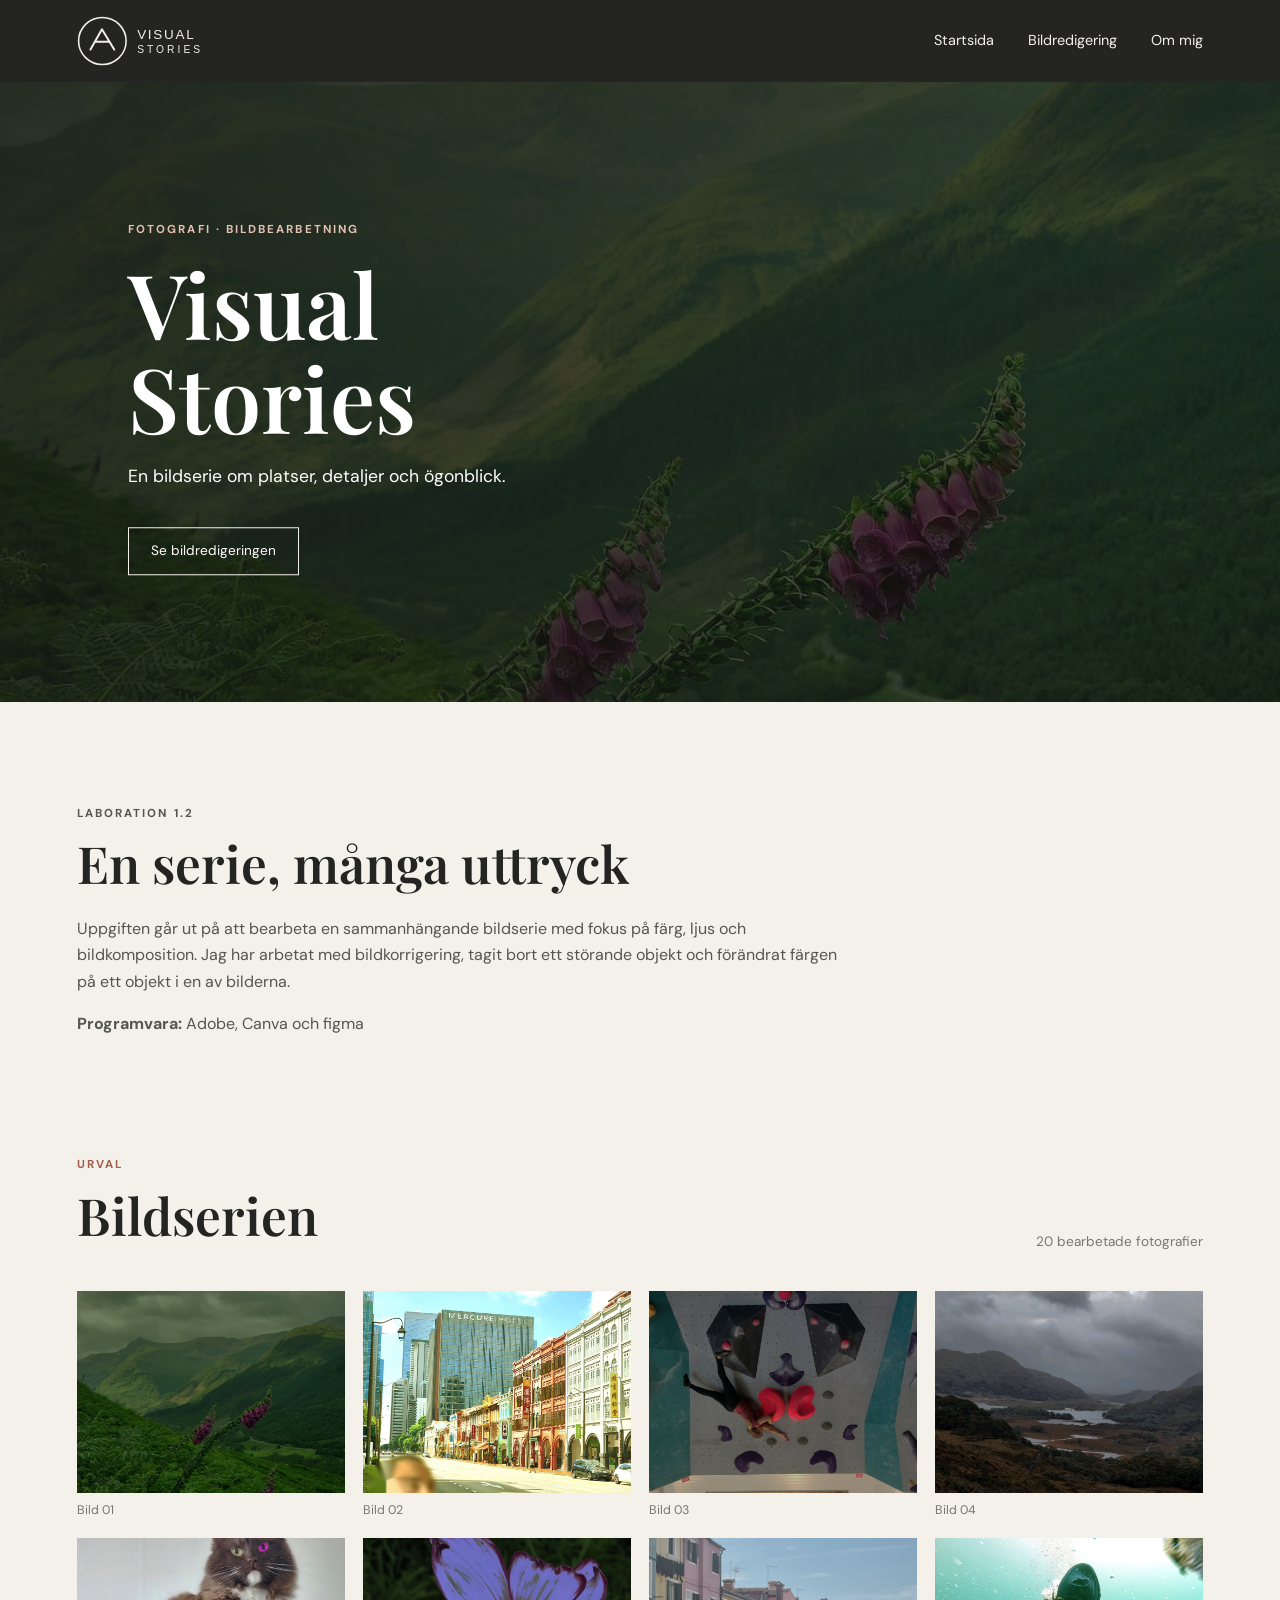
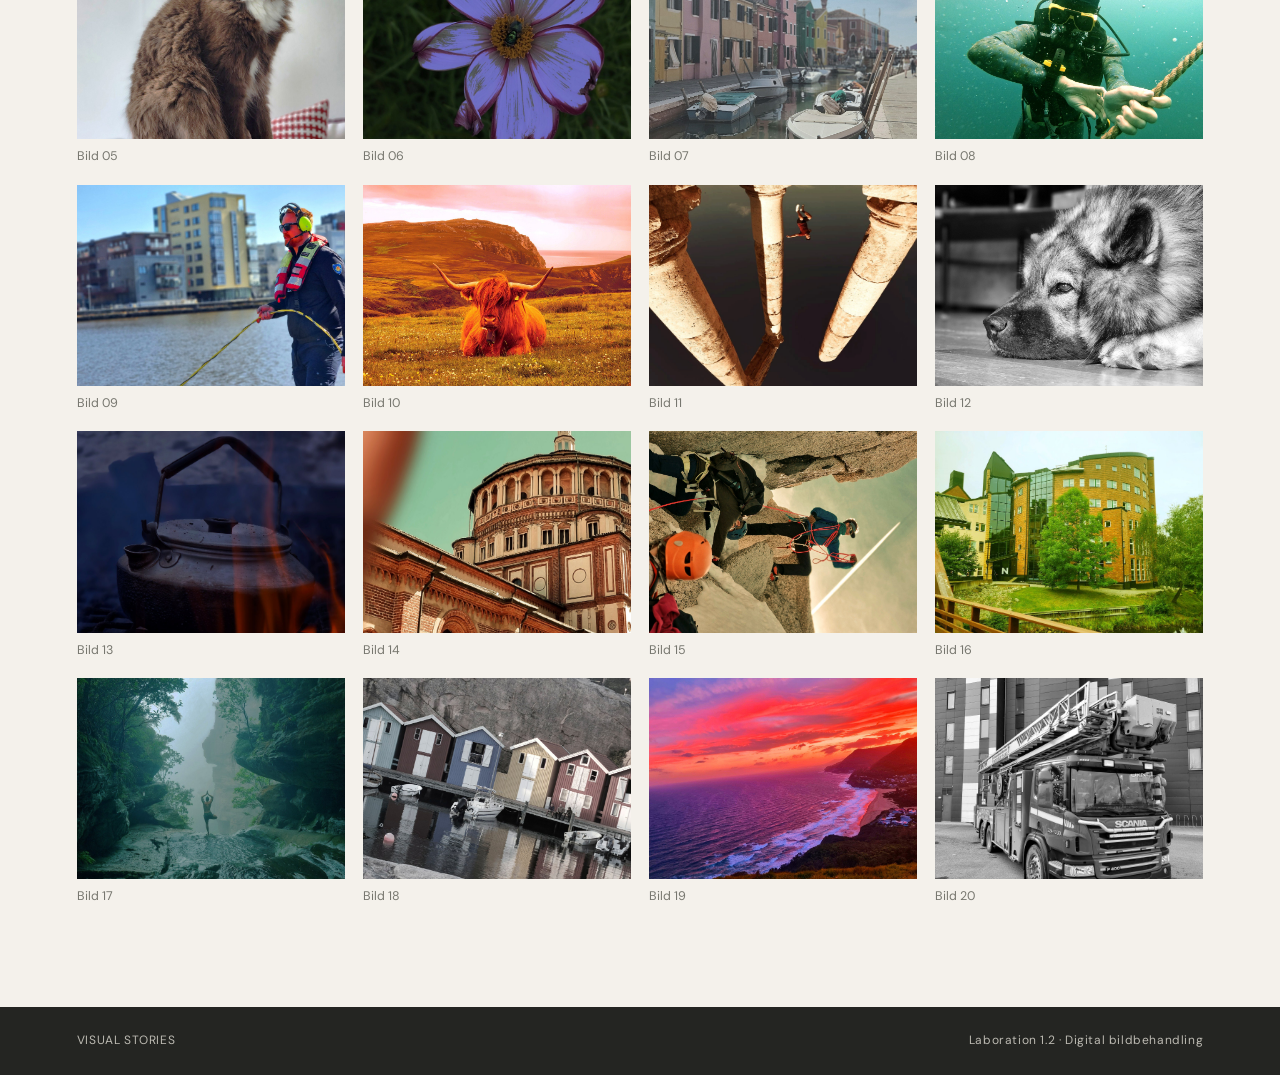
<file: index.html>
<!doctype html><html lang="sv"><head><title>Visual Stories – Startsida</title><meta charset="utf-8"><meta name="viewport" content="width=device-width, initial-scale=1">
<link rel="icon" href="assets/favicon.ico" sizes="16x16"><link rel="icon" href="assets/favicon.png" sizes="32x32">
<link rel="stylesheet" href="style.css"></head><body><header class="site-header"><a class="brand" href="index.html"><img src="assets/logo.svg" alt="Visual Stories"></a>
<button class="menu-toggle" aria-label="Öppna meny" aria-expanded="false">☰</button>
<nav><a href="index.html">Startsida</a><a href="redigering.html">Bildredigering</a><a href="om-mig.html">Om mig</a></nav></header>
<section class="hero"><img src="assets/header.png" alt="Landskap med gröna berg"><div class="hero-copy"><p class="eyebrow">FOTOGRAFI · BILDBEARBETNING</p><h1>Visual Stories</h1><p>En bildserie om platser, detaljer och ögonblick.</p><a class="button" href="redigering.html">Se bildredigeringen</a></div></section>
<main><section class="intro"><p class="eyebrow">LABORATION 1.2</p><h2>En serie, många uttryck</h2><p>Uppgiften går ut på att bearbeta en sammanhängande bildserie med fokus på färg, ljus och bildkomposition. Jag har arbetat med bildkorrigering, tagit bort ett störande objekt och förändrat färgen på ett objekt i en av bilderna.</p><p><strong>Programvara:</strong> Adobe, Canva och figma </p></section>
<section class="gallery"><div class="section-heading"><div><p class="eyebrow">URVAL</p><h2>Bildserien</h2></div><p>20 bearbetade fotografier</p></div><div class="image-grid"><figure><img loading="lazy" src="assets/images/bildserie001.jpeg" alt="Bild 1 ur bildserien"><figcaption>Bild 01</figcaption></figure>
<figure><img loading="lazy" src="assets/images/bildserie002.jpeg" alt="Bild 2 ur bildserien"><figcaption>Bild 02</figcaption></figure>
<figure><img loading="lazy" src="assets/images/bildserie003.jpeg" alt="Bild 3 ur bildserien"><figcaption>Bild 03</figcaption></figure>
<figure><img loading="lazy" src="assets/images/bildserie004.jpeg" alt="Bild 4 ur bildserien"><figcaption>Bild 04</figcaption></figure>
<figure><img loading="lazy" src="assets/images/bildserie005.jpeg" alt="Bild 5 ur bildserien"><figcaption>Bild 05</figcaption></figure>
<figure><img loading="lazy" src="assets/images/bildserie006.jpeg" alt="Bild 6 ur bildserien"><figcaption>Bild 06</figcaption></figure>
<figure><img loading="lazy" src="assets/images/bildserie007.jpeg" alt="Bild 7 ur bildserien"><figcaption>Bild 07</figcaption></figure>
<figure><img loading="lazy" src="assets/images/bildserie008.jpeg" alt="Bild 8 ur bildserien"><figcaption>Bild 08</figcaption></figure>
<figure><img loading="lazy" src="assets/images/bildserie009.jpeg" alt="Bild 9 ur bildserien"><figcaption>Bild 09</figcaption></figure>
<figure><img loading="lazy" src="assets/images/bildserie010.jpeg" alt="Bild 10 ur bildserien"><figcaption>Bild 10</figcaption></figure>
<figure><img loading="lazy" src="assets/images/bildserie011.jpeg" alt="Bild 11 ur bildserien"><figcaption>Bild 11</figcaption></figure>
<figure><img loading="lazy" src="assets/images/bildserie012.jpeg" alt="Bild 12 ur bildserien"><figcaption>Bild 12</figcaption></figure>
<figure><img loading="lazy" src="assets/images/bildserie013.jpeg" alt="Bild 13 ur bildserien"><figcaption>Bild 13</figcaption></figure>
<figure><img loading="lazy" src="assets/images/bildserie014.jpeg" alt="Bild 14 ur bildserien"><figcaption>Bild 14</figcaption></figure>
<figure><img loading="lazy" src="assets/images/bildserie015.jpeg" alt="Bild 15 ur bildserien"><figcaption>Bild 15</figcaption></figure>
<figure><img loading="lazy" src="assets/images/bildserie016.jpeg" alt="Bild 16 ur bildserien"><figcaption>Bild 16</figcaption></figure>
<figure><img loading="lazy" src="assets/images/bildserie017.jpeg" alt="Bild 17 ur bildserien"><figcaption>Bild 17</figcaption></figure>
<figure><img loading="lazy" src="assets/images/bildserie018.jpeg" alt="Bild 18 ur bildserien"><figcaption>Bild 18</figcaption></figure>
<figure><img loading="lazy" src="assets/images/bildserie019.jpeg" alt="Bild 19 ur bildserien"><figcaption>Bild 19</figcaption></figure>
<figure><img loading="lazy" src="assets/images/bildserie020.jpeg" alt="Bild 20 ur bildserien"><figcaption>Bild 20</figcaption></figure></div></section></main>
<footer><span>VISUAL STORIES</span><span>Laboration 1.2 · Digital bildbehandling</span></footer><script src="script.js"></script></body></html>
</file>
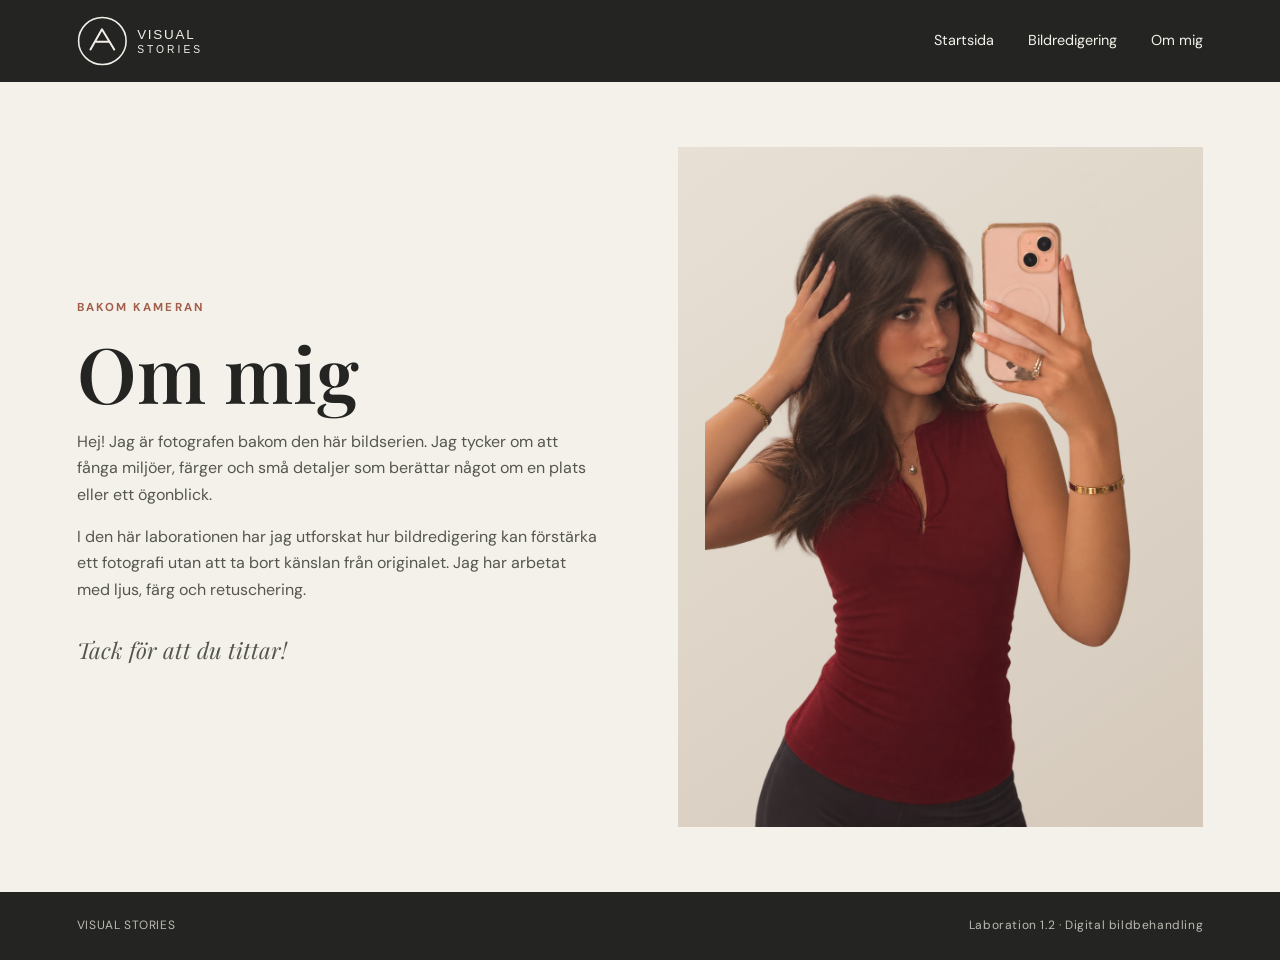
<file: om-mig.html>
<!doctype html><html lang="sv"><head><title>Om mig – Visual Stories</title><meta charset="utf-8"><meta name="viewport" content="width=device-width, initial-scale=1">
<link rel="icon" href="assets/favicon.ico" sizes="16x16"><link rel="icon" href="assets/favicon.png" sizes="32x32">
<link rel="stylesheet" href="style.css"></head><body><header class="site-header"><a class="brand" href="index.html"><img src="assets/logo.svg" alt="Visual Stories"></a>
<button class="menu-toggle" aria-label="Öppna meny" aria-expanded="false">☰</button>
<nav><a href="index.html">Startsida</a><a href="redigering.html">Bildredigering</a><a href="om-mig.html">Om mig</a></nav></header>
<main class="about-main"><section class="about-copy"><p class="eyebrow">BAKOM KAMERAN</p><h1>Om mig</h1><p>Hej! Jag är fotografen bakom den här bildserien. Jag tycker om att fånga miljöer, färger och små detaljer som berättar något om en plats eller ett ögonblick.</p><p>I den här laborationen har jag utforskat hur bildredigering kan förstärka ett fotografi utan att ta bort känslan från originalet. Jag har arbetat med ljus, färg och retuschering.</p><p class="signature">Tack för att du tittar!</p></section><div class="portrait-wrap"><img src="assets/portrait.png" alt="Frilagt porträtt"></div></main>
<footer><span>VISUAL STORIES</span><span>Laboration 1.2 · Digital bildbehandling</span></footer><script src="script.js"></script></body></html>
</file>
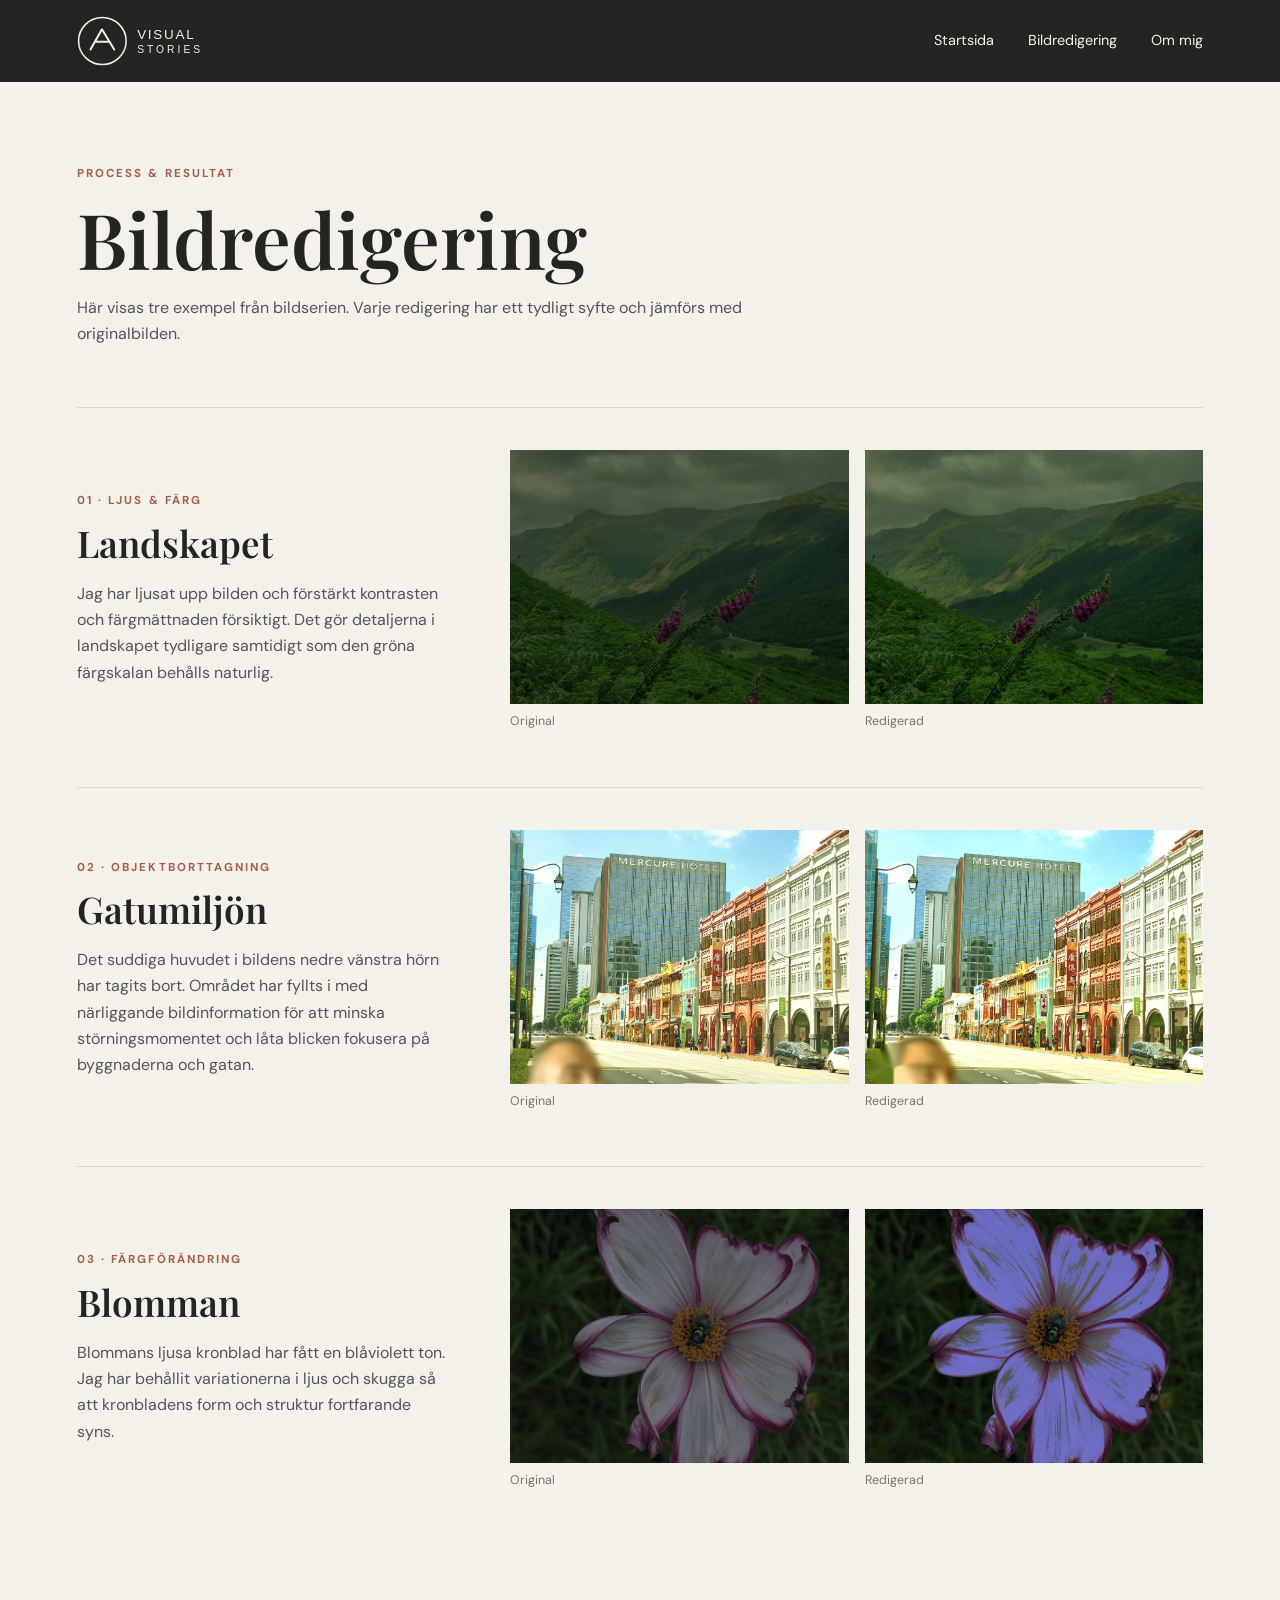
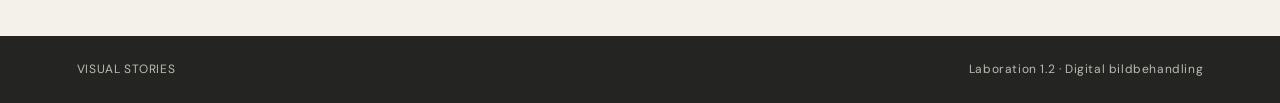
<file: redigering.html>
<!doctype html><html lang="sv"><head><title>Bildredigering – Visual Stories</title><meta charset="utf-8"><meta name="viewport" content="width=device-width, initial-scale=1">
<link rel="icon" href="assets/favicon.ico" sizes="16x16"><link rel="icon" href="assets/favicon.png" sizes="32x32">
<link rel="stylesheet" href="style.css"></head><body><header class="site-header"><a class="brand" href="index.html"><img src="assets/logo.svg" alt="Visual Stories"></a>
<button class="menu-toggle" aria-label="Öppna meny" aria-expanded="false">☰</button>
<nav><a href="index.html">Startsida</a><a href="redigering.html">Bildredigering</a><a href="om-mig.html">Om mig</a></nav></header>
<main class="page-main"><section class="page-intro"><p class="eyebrow">PROCESS & RESULTAT</p><h1>Bildredigering</h1><p>Här visas tre exempel från bildserien. Varje redigering har ett tydligt syfte och jämförs med originalbilden.</p></section>
<section class="edit-item"><div class="edit-text"><p class="eyebrow">01 · LJUS & FÄRG</p><h2>Landskapet</h2><p>Jag har ljusat upp bilden och förstärkt kontrasten och färgmättnaden försiktigt. Det gör detaljerna i landskapet tydligare samtidigt som den gröna färgskalan behålls naturlig.</p></div><div class="compare"><figure><img src="assets/originals/original001.jpg" alt="Originalbild av landskapet"><figcaption>Original</figcaption></figure><figure><img src="assets/images/bildserie001.jpeg" alt="Redigerat landskap"><figcaption>Redigerad</figcaption></figure></div></section>
<section class="edit-item"><div class="edit-text"><p class="eyebrow">02 · OBJEKTBORTTAGNING</p><h2>Gatumiljön</h2><p>Det suddiga huvudet i bildens nedre vänstra hörn har tagits bort. Området har fyllts i med närliggande bildinformation för att minska störningsmomentet och låta blicken fokusera på byggnaderna och gatan.</p></div><div class="compare"><figure><img src="assets/originals/original002.jpg" alt="Originalbild av gatan"><figcaption>Original</figcaption></figure><figure><img src="assets/images/bildserie002.jpeg" alt="Gata efter att objekt tagits bort"><figcaption>Redigerad</figcaption></figure></div></section>
<section class="edit-item"><div class="edit-text"><p class="eyebrow">03 · FÄRGFÖRÄNDRING</p><h2>Blomman</h2><p>Blommans ljusa kronblad har fått en blåviolett ton. Jag har behållit variationerna i ljus och skugga så att kronbladens form och struktur fortfarande syns.</p></div><div class="compare"><figure><img src="assets/originals/original006.jpg" alt="Originalbild av blomman"><figcaption>Original</figcaption></figure><figure><img src="assets/images/bildserie006.jpeg" alt="Blomma med blåvioletta kronblad"><figcaption>Redigerad</figcaption></figure></div></section>
</main><footer><span>VISUAL STORIES</span><span>Laboration 1.2 · Digital bildbehandling</span></footer><script src="script.js"></script></body></html>
</file>
<file: style.css>
@import url('https://fonts.googleapis.com/css2?family=DM+Sans:wght@400;500;600;700&family=Playfair+Display:wght@500;600&display=swap');
:root{--ink:#242522;--paper:#f4f1eb;--muted:#77776f;--line:#d9d4ca;--accent:#a35f4c}
*{box-sizing:border-box}html{scroll-behavior:smooth}body{margin:0;background:var(--paper);color:var(--ink);font-family:'DM Sans',Arial,sans-serif;line-height:1.65}
.site-header{height:82px;padding:0 6vw;display:flex;align-items:center;justify-content:space-between;background:#242522;position:relative;z-index:5}
.brand img{width:190px;display:block}nav{display:flex;gap:34px}nav a{color:#f4f1eb;text-decoration:none;font-size:.9rem}nav a:hover{color:#d9a28e}.menu-toggle{display:none;background:none;border:0;color:white;font-size:1.6rem}
.hero{height:min(620px,72vw);min-height:420px;position:relative;overflow:hidden;background:#343a32}.hero>img{width:100%;height:100%;object-fit:cover;opacity:.75}.hero:after{content:'';position:absolute;inset:0;background:linear-gradient(90deg,rgba(20,24,20,.55),transparent 80%)}.hero-copy{position:absolute;z-index:1;left:10%;top:50%;transform:translateY(-50%);color:white;max-width:540px}.hero h1,.page-intro h1,.about-copy h1{font:600 clamp(3rem,7vw,6rem)/1.05 'Playfair Display',Georgia,serif;margin:.2em 0}.hero-copy p:not(.eyebrow){font-size:1.1rem}.eyebrow{font-size:.72rem;letter-spacing:.18em;font-weight:700;color:var(--accent);text-transform:uppercase}.hero .eyebrow{color:#e4c1b2}.button{display:inline-block;margin-top:18px;padding:12px 22px;border:1px solid #f4f1eb;color:white;text-decoration:none;font-size:.85rem}.button:hover{background:white;color:var(--ink)}
main{max-width:1320px;margin:auto;padding:0 6vw}.intro{max-width:760px;padding:90px 0 70px}.intro h2,.section-heading h2,.edit-text h2{font:600 clamp(2rem,4vw,3.2rem)/1.15 'Playfair Display',Georgia,serif;margin:.2em 0 .45em}.intro p{color:#55564f}.section-heading{display:flex;justify-content:space-between;align-items:end;margin-bottom:24px}.section-heading>p{color:var(--muted);font-size:.85rem}.gallery{padding:20px 0 100px}.image-grid{display:grid;grid-template-columns:repeat(4,1fr);gap:18px}.image-grid figure,.compare figure{margin:0}.image-grid img{width:100%;aspect-ratio:4/3;object-fit:cover;display:block;transition:transform .3s}.image-grid figure{overflow:hidden}.image-grid figure:hover img{transform:scale(1.035)}figcaption{font-size:.78rem;color:var(--muted);padding-top:7px}
.page-main{padding-top:70px;padding-bottom:90px}.page-intro{max-width:760px;margin-bottom:60px}.page-intro h1,.about-copy h1{font-size:clamp(3rem,6vw,5rem)}.page-intro p:not(.eyebrow){color:#55564f}.edit-item{display:grid;grid-template-columns:.8fr 1.5fr;gap:5vw;padding:42px 0 55px;border-top:1px solid var(--line);align-items:center}.edit-text h2{font-size:2.3rem}.edit-text p:not(.eyebrow){color:#55564f}.compare{display:grid;grid-template-columns:1fr 1fr;gap:16px}.compare img{width:100%;aspect-ratio:4/3;object-fit:cover;display:block}
.about-main{min-height:calc(100vh - 150px);display:grid;grid-template-columns:1fr 1fr;align-items:center;gap:6vw;padding-top:65px;padding-bottom:65px}.about-copy{max-width:590px}.about-copy p:not(.eyebrow){color:#55564f}.signature{font:italic 1.4rem 'Playfair Display',Georgia,serif;margin-top:32px}.portrait-wrap{display:flex;justify-content:center;align-items:end;min-height:560px;background:linear-gradient(145deg,#e8e0d5,#d4c9bb);overflow:hidden}.portrait-wrap img{width:min(100%,560px);max-height:680px;object-fit:contain;object-position:bottom}
footer{padding:24px 6vw;background:#242522;color:#bcbab2;display:flex;justify-content:space-between;font-size:.75rem;letter-spacing:.05em}
@media(max-width:850px){.image-grid{grid-template-columns:repeat(2,1fr)}.edit-item{grid-template-columns:1fr;gap:24px}.about-main{grid-template-columns:1fr;gap:28px}.portrait-wrap{min-height:420px}.portrait-wrap img{max-height:560px}}
@media(max-width:600px){.site-header{height:70px;padding:0 5vw}.brand img{width:160px}.menu-toggle{display:block}nav{display:none;position:absolute;top:70px;left:0;right:0;background:#242522;padding:18px 6vw 24px;flex-direction:column;gap:14px}nav.open{display:flex}.hero{height:590px;min-height:0}.hero-copy{left:7%;right:7%}.hero h1{font-size:3.5rem}main{padding:0 5vw}.intro{padding:65px 0 50px}.section-heading{display:block}.image-grid{gap:12px}.page-main{padding-top:50px}.compare{gap:10px}.about-main{padding:45px 5vw}.portrait-wrap{min-height:360px}footer{padding:20px 5vw;display:block}footer span{display:block;margin:3px 0}}
</file>
